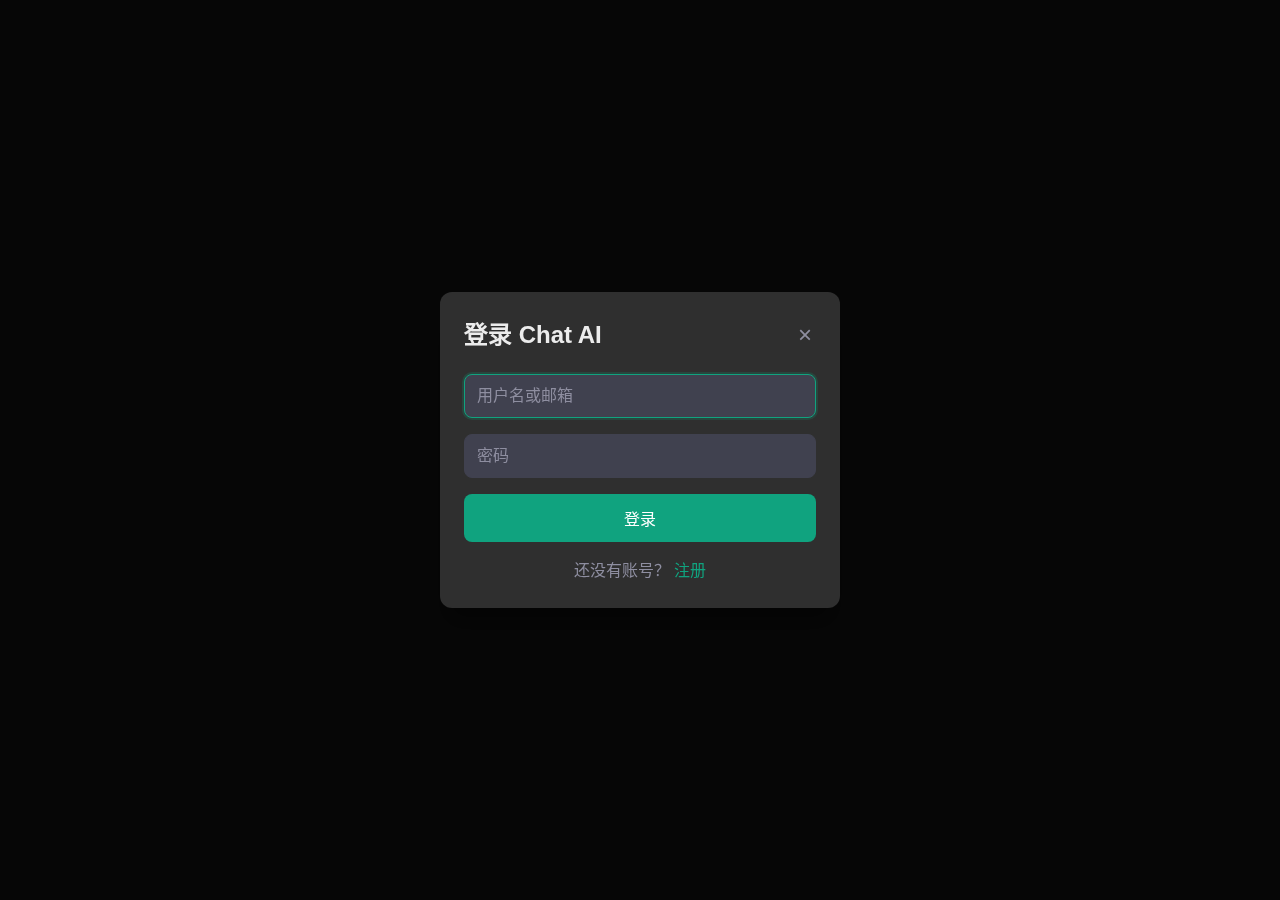
<file: frontend/index.html>
<!DOCTYPE html>
<html lang="zh-CN">
<head>
    <meta charset="UTF-8">
    <meta name="viewport" content="width=device-width, initial-scale=1.0">
    <title>Chat AI - 智能对话助手</title>
    <link rel="stylesheet" href="styles.css">
    <link rel="stylesheet" href="mobile-fix.css">
    <link href="https://cdnjs.cloudflare.com/ajax/libs/font-awesome/6.0.0/css/all.min.css" rel="stylesheet">
</head>
<body>
    <div id="app">
        <!-- 登录模态框 -->
        <div id="login-modal" class="modal hidden">
            <div class="modal-content">
                <div class="modal-header">
                    <h2>登录 Chat AI</h2>
                    <button class="close-btn" onclick="closeModal('login-modal')">&times;</button>
                </div>
                <form id="login-form" class="auth-form">
                    <div class="form-group">
                        <input type="text" id="username" placeholder="用户名或邮箱" required>
                    </div>
                    <div class="form-group">
                        <input type="password" id="password" placeholder="密码" required>
                    </div>
                    <button type="submit" class="btn btn-primary">登录</button>
                </form>
                <div class="auth-switch">
                    <span>还没有账号？</span>
                    <a href="#" onclick="switchToRegister()">注册</a>
                </div>
            </div>
        </div>

        <!-- 注册模态框 -->
        <div id="register-modal" class="modal hidden">
            <div class="modal-content">
                <div class="modal-header">
                    <h2>注册 Chat AI</h2>
                    <button class="close-btn" onclick="closeModal('register-modal')">&times;</button>
                </div>
                <form id="register-form" class="auth-form">
                    <div class="form-group">
                        <input type="text" id="reg-username" placeholder="用户名" required>
                    </div>
                    <div class="form-group">
                        <input type="email" id="reg-email" placeholder="邮箱" required>
                    </div>
                    <div class="form-group">
                        <input type="text" id="reg-fullname" placeholder="姓名（可选）">
                    </div>
                    <div class="form-group">
                        <input type="password" id="reg-password" placeholder="密码" required>
                    </div>
                    <button type="submit" class="btn btn-primary">注册</button>
                </form>
                <div class="auth-switch">
                    <span>已有账号？</span>
                    <a href="#" onclick="switchToLogin()">登录</a>
                </div>
            </div>
        </div>

        <!-- 主应用界面 -->
        <div id="main-app" class="hidden">
            <!-- 侧边栏 -->
            <div class="sidebar">
                <div class="sidebar-header">
                    <button class="new-chat-btn" onclick="createNewConversation()">
                        <i class="fas fa-plus"></i>
                        新对话
                    </button>
                </div>
                
                <div class="conversation-list" id="conversation-list">
                    <!-- 对话列表将动态填充 -->
                </div>

                <div class="sidebar-footer">
                    <div class="management-menu" id="management-menu" style="display: none;">
                        <button class="management-btn" onclick="showModelManagement()" title="模型管理">
                            <i class="fas fa-cogs"></i>
                            <span>模型管理</span>
                        </button>
                    </div>
                    
                    <div class="user-info">
                        <div class="user-avatar">
                            <i class="fas fa-user"></i>
                        </div>
                        <div class="user-details">
                            <span id="user-name">用户</span>
                            <span class="user-status">在线</span>
                        </div>
                        <button class="logout-btn" onclick="logout()" title="退出登录">
                            <i class="fas fa-sign-out-alt"></i>
                        </button>
                    </div>
                </div>
            </div>

            <!-- 主聊天区域 -->
            <div class="chat-area">
                <!-- 顶部模型选择器 -->
                <div class="chat-header">
                    <div class="model-selector-header">
                        <div class="model-dropdown" id="model-dropdown">
                            <button class="model-dropdown-btn" onclick="toggleModelDropdown()">
                                <span id="selected-model-name">ChatGPT</span>
                                <i class="fas fa-chevron-down"></i>
                            </button>
                            <div class="model-dropdown-menu" id="model-dropdown-menu">
                                <!-- 模型选项将动态填充 -->
                            </div>
                        </div>
                    </div>
                </div>

                <!-- 欢迎页面 -->
                <div id="welcome-screen" class="welcome-screen">
                    <div class="welcome-content">
                        <h1>有什么可以帮忙的？</h1>
                        <div class="suggestion-cards">
                            <div class="suggestion-card" onclick="sendSuggestion('解释量子计算的基本原理')">
                                <i class="fas fa-atom"></i>
                                <span>解释量子计算</span>
                            </div>
                            <div class="suggestion-card" onclick="sendSuggestion('写一个Python函数来计算斐波那契数列')">
                                <i class="fas fa-code"></i>
                                <span>编写代码</span>
                            </div>
                            <div class="suggestion-card" onclick="sendSuggestion('帮我制定一个学习计划')">
                                <i class="fas fa-graduation-cap"></i>
                                <span>制定计划</span>
                            </div>
                            <div class="suggestion-card" onclick="sendSuggestion('翻译这段文字：Hello, how are you?')">
                                <i class="fas fa-language"></i>
                                <span>翻译文字</span>
                            </div>
                        </div>
                    </div>
                </div>

                <!-- 聊天界面 -->
                <div id="chat-interface" class="chat-interface hidden">
                    <div class="messages-container" id="messages-container">
                        <!-- 消息将动态填充 -->
                    </div>
                </div>

                <!-- 输入区域 -->
                <div class="input-area">
                    <!-- 模式和工具选择器 -->
                    <div class="mode-tools-bar" id="mode-tools-bar">
                        <div class="mode-selector">
                            <button class="mode-btn active" data-mode="chat" onclick="selectMode('chat')" title="普通聊天">
                                <i class="fas fa-comments"></i>
                                <span>聊天</span>
                            </button>
                            <button class="mode-btn" data-mode="rag" onclick="selectMode('rag')" title="文档问答">
                                <i class="fas fa-file-alt"></i>
                                <span>文档</span>
                            </button>
                            <button class="mode-btn" data-mode="search" onclick="selectMode('search')" title="联网搜索">
                                <i class="fas fa-search"></i>
                                <span>搜索</span>
                            </button>
                            <button class="mode-btn" data-mode="deepresearch" onclick="selectMode('deepresearch')" title="深度研究">
                                <i class="fas fa-microscope"></i>
                                <span>研究</span>
                            </button>
                        </div>

                        <!-- 工具选择器 -->
                        <div class="tools-selector" id="tools-selector">
                            <button class="tool-btn" onclick="toggleToolsMenu()" title="工具">
                                <i class="fas fa-tools"></i>
                                <span>工具</span>
                            </button>
                            <div class="tools-menu" id="tools-menu">
                                <div class="tool-option">
                                    <label>
                                        <input type="checkbox" name="tool" value="search" checked>
                                        <i class="fas fa-search"></i>
                                        搜索网页
                                    </label>
                                </div>
                                <div class="tool-option">
                                    <label>
                                        <input type="checkbox" name="tool" value="analysis">
                                        <i class="fas fa-chart-line"></i>
                                        数据分析
                                    </label>
                                </div>
                                <div class="tool-option">
                                    <label>
                                        <input type="checkbox" name="tool" value="research">
                                        <i class="fas fa-microscope"></i>
                                        深入思考
                                    </label>
                                </div>
                            </div>
                        </div>

                        <!-- 文件上传区域 -->
                        <div class="file-upload-area" id="file-upload-area" style="display: none;">
                            <input type="file" id="file-input" multiple accept=".txt,.pdf,.doc,.docx,.md" style="display: none;">
                            <button class="file-upload-btn" onclick="document.getElementById('file-input').click()">
                                <i class="fas fa-paperclip"></i>
                                <span>上传文件</span>
                            </button>
                            <div class="uploaded-files" id="uploaded-files">
                                <!-- 已上传文件列表 -->
                            </div>
                        </div>
                    </div>

                    <!-- 输入框区域 -->
                    <div class="input-container">
                        <div class="input-wrapper">
                            <button class="attach-btn" onclick="toggleAttachMenu()" title="附件">
                                <i class="fas fa-plus"></i>
                            </button>
                            <div class="attach-menu" id="attach-menu">
                                <button class="attach-option" onclick="uploadFile()">
                                    <i class="fas fa-file"></i>
                                    <span>上传文件</span>
                                </button>
                                <button class="attach-option" onclick="createImage()">
                                    <i class="fas fa-image"></i>
                                    <span>创建图片</span>
                                </button>
                            </div>
                            
                            <textarea 
                                id="message-input" 
                                placeholder="询问任何问题..." 
                                rows="1"
                                maxlength="10000"
                            ></textarea>
                            
                            <button id="send-button" class="send-btn" onclick="sendMessage()" disabled>
                                <i class="fas fa-arrow-up"></i>
                            </button>
                        </div>
                        
                        <div class="input-footer">
                            <div class="input-info">
                                <span class="current-mode" id="current-mode-text">聊天模式</span>
                                <span class="separator">•</span>
                                <span class="char-count" id="char-count">0/10000</span>
                            </div>
                        </div>
                    </div>
                </div>
            </div>
        </div>

        <!-- 加载动画 -->
        <div id="loading" class="loading hidden">
            <div class="spinner"></div>
            <p>处理中...</p>
        </div>
    </div>

    <script src="script.js"></script>
</body>
</html>
</file>
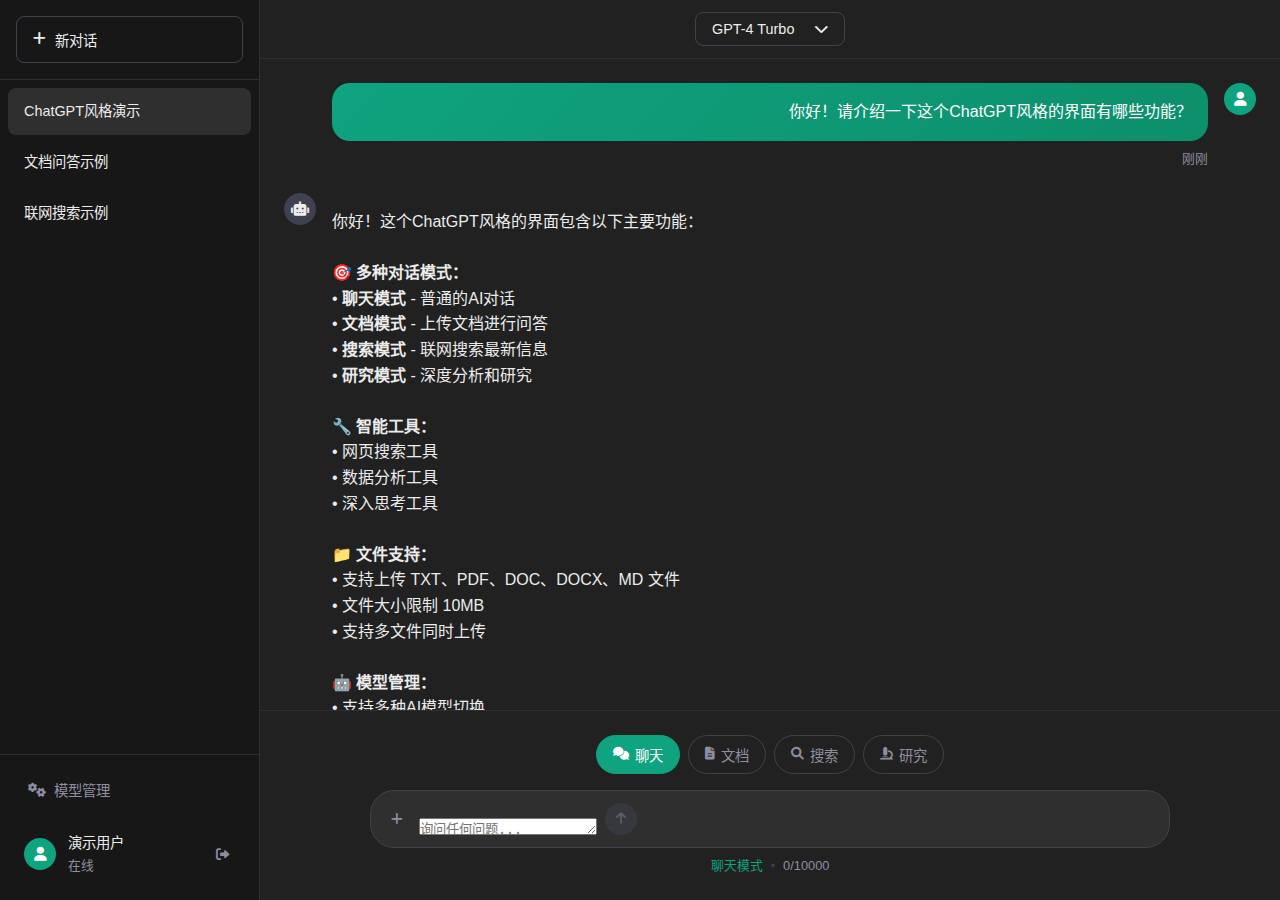
<file: frontend/demo-chatgpt.html>
<!DOCTYPE html>
<html lang="zh-CN">
<head>
    <meta charset="UTF-8">
    <meta name="viewport" content="width=device-width, initial-scale=1.0">
    <title>Chat AI - ChatGPT风格演示</title>
    <link rel="stylesheet" href="styles.css">
    <link href="https://cdnjs.cloudflare.com/ajax/libs/font-awesome/6.0.0/css/all.min.css" rel="stylesheet">
</head>
<body>
    <div id="app">
        <!-- 主应用界面 -->
        <div id="main-app">
            <!-- 侧边栏 -->
            <div class="sidebar">
                <div class="sidebar-header">
                    <button class="new-chat-btn" onclick="createNewDemo()">
                        <i class="fas fa-plus"></i>
                        新对话
                    </button>
                </div>
                
                <div class="conversation-list" id="conversation-list">
                    <div class="conversation-item active">
                        <div class="conversation-title">ChatGPT风格演示</div>
                        <div class="conversation-actions">
                            <button class="conversation-action" title="重命名">
                                <i class="fas fa-edit"></i>
                            </button>
                            <button class="conversation-action" title="删除">
                                <i class="fas fa-trash"></i>
                            </button>
                        </div>
                    </div>
                    <div class="conversation-item">
                        <div class="conversation-title">文档问答示例</div>
                        <div class="conversation-actions">
                            <button class="conversation-action" title="重命名">
                                <i class="fas fa-edit"></i>
                            </button>
                            <button class="conversation-action" title="删除">
                                <i class="fas fa-trash"></i>
                            </button>
                        </div>
                    </div>
                    <div class="conversation-item">
                        <div class="conversation-title">联网搜索示例</div>
                        <div class="conversation-actions">
                            <button class="conversation-action" title="重命名">
                                <i class="fas fa-edit"></i>
                            </button>
                            <button class="conversation-action" title="删除">
                                <i class="fas fa-trash"></i>
                            </button>
                        </div>
                    </div>
                </div>

                <div class="sidebar-footer">
                    <div class="management-menu">
                        <button class="management-btn" onclick="showDemoModelManagement()" title="模型管理">
                            <i class="fas fa-cogs"></i>
                            <span>模型管理</span>
                        </button>
                    </div>
                    
                    <div class="user-info">
                        <div class="user-avatar">
                            <i class="fas fa-user"></i>
                        </div>
                        <div class="user-details">
                            <span>演示用户</span>
                            <span class="user-status">在线</span>
                        </div>
                        <button class="logout-btn" title="退出登录">
                            <i class="fas fa-sign-out-alt"></i>
                        </button>
                    </div>
                </div>
            </div>

            <!-- 主聊天区域 -->
            <div class="chat-area">
                <!-- 顶部模型选择器 -->
                <div class="chat-header">
                    <div class="model-selector-header">
                        <div class="model-dropdown" id="demo-model-dropdown">
                            <button class="model-dropdown-btn" onclick="toggleDemoModelDropdown()">
                                <span id="demo-selected-model-name">GPT-4 Turbo</span>
                                <i class="fas fa-chevron-down"></i>
                            </button>
                            <div class="model-dropdown-menu" id="demo-model-dropdown-menu">
                                <div class="model-option selected" data-model-id="gpt-4-turbo" onclick="selectDemoModel('gpt-4-turbo', 'GPT-4 Turbo')">
                                    <div class="model-option-header">
                                        <div class="model-option-name">GPT-4 Turbo</div>
                                        <div class="model-option-badge">可用</div>
                                    </div>
                                    <div class="model-option-description">OpenAI • 聊天, RAG, 智能体</div>
                                </div>
                                <div class="model-option" data-model-id="gpt-3.5-turbo" onclick="selectDemoModel('gpt-3.5-turbo', 'GPT-3.5 Turbo')">
                                    <div class="model-option-header">
                                        <div class="model-option-name">GPT-3.5 Turbo</div>
                                        <div class="model-option-badge">可用</div>
                                    </div>
                                    <div class="model-option-description">OpenAI • 聊天, RAG</div>
                                </div>
                                <div class="model-option" data-model-id="deepseek-chat" onclick="selectDemoModel('deepseek-chat', 'DeepSeek Chat')">
                                    <div class="model-option-header">
                                        <div class="model-option-name">DeepSeek Chat</div>
                                        <div class="model-option-badge">可用</div>
                                    </div>
                                    <div class="model-option-description">DeepSeek • 聊天, 智能体</div>
                                </div>
                                <div class="model-option" data-model-id="gemini-pro" onclick="selectDemoModel('gemini-pro', 'Gemini Pro')">
                                    <div class="model-option-header">
                                        <div class="model-option-name">Gemini Pro</div>
                                        <div class="model-option-badge">可用</div>
                                    </div>
                                    <div class="model-option-description">Google • 聊天, 多模态</div>
                                </div>
                                <div class="model-option" data-model-id="gemini-pro-vision" onclick="selectDemoModel('gemini-pro-vision', 'Gemini Pro Vision')">
                                    <div class="model-option-header">
                                        <div class="model-option-name">Gemini Pro Vision</div>
                                        <div class="model-option-badge">可用</div>
                                    </div>
                                    <div class="model-option-description">Google • 聊天, 视觉, 多模态</div>
                                </div>
                            </div>
                        </div>
                    </div>
                </div>

                <!-- 聊天界面 -->
                <div id="chat-interface" class="chat-interface">
                    <div class="messages-container" id="demo-messages-container">
                        <!-- 示例消息 -->
                        <div class="message user">
                            <div class="message-avatar">
                                <i class="fas fa-user"></i>
                            </div>
                            <div class="message-content">
                                <div class="message-bubble">
                                    你好！请介绍一下这个ChatGPT风格的界面有哪些功能？
                                </div>
                                <div class="message-time">刚刚</div>
                            </div>
                        </div>

                        <div class="message assistant">
                            <div class="message-avatar">
                                <i class="fas fa-robot"></i>
                            </div>
                            <div class="message-content">
                                <div class="message-bubble">
                                    <div class="message-text">你好！这个ChatGPT风格的界面包含以下主要功能：

<strong>🎯 多种对话模式：</strong>
• <strong>聊天模式</strong> - 普通的AI对话
• <strong>文档模式</strong> - 上传文档进行问答
• <strong>搜索模式</strong> - 联网搜索最新信息
• <strong>研究模式</strong> - 深度分析和研究

<strong>🔧 智能工具：</strong>
• 网页搜索工具
• 数据分析工具
• 深入思考工具

<strong>📁 文件支持：</strong>
• 支持上传 TXT、PDF、DOC、DOCX、MD 文件
• 文件大小限制 10MB
• 支持多文件同时上传

<strong>🤖 模型管理：</strong>
• 支持多种AI模型切换
• 实时显示模型状态和能力
• 管理员可以添加和配置模型

<strong>💬 用户体验：</strong>
• 流式响应显示
• 实时字符计数
• 响应式设计
• 深色主题界面

你可以尝试切换不同的模式来体验各种功能！</div>
                                </div>
                                <div class="message-time">刚刚</div>
                            </div>
                        </div>
                    </div>
                </div>

                <!-- 输入区域 -->
                <div class="input-area">
                    <!-- 模式和工具选择器 -->
                    <div class="mode-tools-bar" id="demo-mode-tools-bar">
                        <div class="mode-selector">
                            <button class="mode-btn active" data-mode="chat" onclick="selectDemoMode('chat')" title="普通聊天">
                                <i class="fas fa-comments"></i>
                                <span>聊天</span>
                            </button>
                            <button class="mode-btn" data-mode="rag" onclick="selectDemoMode('rag')" title="文档问答">
                                <i class="fas fa-file-alt"></i>
                                <span>文档</span>
                            </button>
                            <button class="mode-btn" data-mode="search" onclick="selectDemoMode('search')" title="联网搜索">
                                <i class="fas fa-search"></i>
                                <span>搜索</span>
                            </button>
                            <button class="mode-btn" data-mode="deepresearch" onclick="selectDemoMode('deepresearch')" title="深度研究">
                                <i class="fas fa-microscope"></i>
                                <span>研究</span>
                            </button>
                        </div>

                        <!-- 工具选择器 -->
                        <div class="tools-selector" id="demo-tools-selector" style="display: none;">
                            <button class="tool-btn" onclick="toggleDemoToolsMenu()" title="工具">
                                <i class="fas fa-tools"></i>
                                <span>工具</span>
                            </button>
                            <div class="tools-menu" id="demo-tools-menu">
                                <div class="tool-option">
                                    <label>
                                        <input type="checkbox" name="demo-tool" value="search" checked>
                                        <i class="fas fa-search"></i>
                                        搜索网页
                                    </label>
                                </div>
                                <div class="tool-option">
                                    <label>
                                        <input type="checkbox" name="demo-tool" value="analysis">
                                        <i class="fas fa-chart-line"></i>
                                        数据分析
                                    </label>
                                </div>
                                <div class="tool-option">
                                    <label>
                                        <input type="checkbox" name="demo-tool" value="research">
                                        <i class="fas fa-microscope"></i>
                                        深入思考
                                    </label>
                                </div>
                            </div>
                        </div>

                        <!-- 文件上传区域 -->
                        <div class="file-upload-area" id="demo-file-upload-area" style="display: none;">
                            <input type="file" id="demo-file-input" multiple accept=".txt,.pdf,.doc,.docx,.md" style="display: none;">
                            <button class="file-upload-btn" onclick="document.getElementById('demo-file-input').click()">
                                <i class="fas fa-paperclip"></i>
                                <span>上传文件</span>
                            </button>
                            <div class="uploaded-files" id="demo-uploaded-files">
                                <!-- 示例已上传文件 -->
                            </div>
                        </div>
                    </div>

                    <!-- 输入框区域 -->
                    <div class="input-container">
                        <div class="input-wrapper">
                            <button class="attach-btn" onclick="toggleDemoAttachMenu()" title="附件">
                                <i class="fas fa-plus"></i>
                            </button>
                            <div class="attach-menu" id="demo-attach-menu">
                                <button class="attach-option" onclick="demoUploadFile()">
                                    <i class="fas fa-file"></i>
                                    <span>上传文件</span>
                                </button>
                                <button class="attach-option" onclick="demoCreateImage()">
                                    <i class="fas fa-image"></i>
                                    <span>创建图片</span>
                                </button>
                            </div>
                            
                            <textarea 
                                id="demo-message-input" 
                                placeholder="询问任何问题..." 
                                rows="1"
                                maxlength="10000"
                                oninput="handleDemoInputChange()"
                                onkeypress="handleDemoKeyPress(event)"
                            ></textarea>
                            
                            <button id="demo-send-button" class="send-btn" onclick="sendDemoMessage()" disabled>
                                <i class="fas fa-arrow-up"></i>
                            </button>
                        </div>
                        
                        <div class="input-footer">
                            <div class="input-info">
                                <span class="current-mode" id="demo-current-mode-text">聊天模式</span>
                                <span class="separator">•</span>
                                <span class="char-count" id="demo-char-count">0/10000</span>
                            </div>
                        </div>
                    </div>
                </div>
            </div>
        </div>
    </div>

    <script>
        // 演示页面的JavaScript功能
        let demoCurrentMode = 'chat';
        let demoIsLoading = false;

        // 模式选择
        function selectDemoMode(mode) {
            demoCurrentMode = mode;
            
            // 更新按钮状态
            document.querySelectorAll('.mode-btn').forEach(btn => {
                btn.classList.remove('active');
            });
            document.querySelector(`[data-mode="${mode}"]`).classList.add('active');
            
            // 更新模式文本
            const modeTexts = {
                'chat': '聊天模式',
                'rag': '文档问答',
                'search': '联网搜索',
                'deepresearch': '深度研究'
            };
            document.getElementById('demo-current-mode-text').textContent = modeTexts[mode] || '聊天模式';
            
            // 显示/隐藏文件上传区域
            const fileUploadArea = document.getElementById('demo-file-upload-area');
            if (mode === 'rag') {
                fileUploadArea.style.display = 'flex';
                // 显示示例文件
                showDemoFiles();
            } else {
                fileUploadArea.style.display = 'none';
            }
            
            // 更新工具选择器可见性
            const toolsSelector = document.getElementById('demo-tools-selector');
            if (mode === 'search' || mode === 'deepresearch') {
                toolsSelector.style.display = 'flex';
            } else {
                toolsSelector.style.display = 'none';
            }
        }

        // 显示示例文件
        function showDemoFiles() {
            const uploadedFiles = document.getElementById('demo-uploaded-files');
            uploadedFiles.innerHTML = `
                <div class="uploaded-file">
                    <i class="fas fa-file-pdf"></i>
                    <span>技术文档.pdf</span>
                    <button class="remove-file" onclick="this.parentElement.remove()" title="移除文件">
                        <i class="fas fa-times"></i>
                    </button>
                </div>
                <div class="uploaded-file">
                    <i class="fas fa-file-alt"></i>
                    <span>说明书.txt</span>
                    <button class="remove-file" onclick="this.parentElement.remove()" title="移除文件">
                        <i class="fas fa-times"></i>
                    </button>
                </div>
            `;
        }

        // 模型下拉菜单
        function toggleDemoModelDropdown() {
            const menu = document.getElementById('demo-model-dropdown-menu');
            menu.classList.toggle('show');
        }

        function selectDemoModel(modelId, modelName) {
            document.getElementById('demo-selected-model-name').textContent = modelName;
            
            // 更新选中状态
            document.querySelectorAll('.model-option').forEach(option => {
                option.classList.remove('selected');
            });
            document.querySelector(`[data-model-id="${modelId}"]`).classList.add('selected');
            
            document.getElementById('demo-model-dropdown-menu').classList.remove('show');
        }

        // 工具菜单
        function toggleDemoToolsMenu() {
            const menu = document.getElementById('demo-tools-menu');
            menu.classList.toggle('show');
        }

        // 附件菜单
        function toggleDemoAttachMenu() {
            const menu = document.getElementById('demo-attach-menu');
            menu.classList.toggle('show');
        }

        function demoUploadFile() {
            document.getElementById('demo-file-input').click();
            document.getElementById('demo-attach-menu').classList.remove('show');
        }

        function demoCreateImage() {
            alert('图片创建功能即将推出');
            document.getElementById('demo-attach-menu').classList.remove('show');
        }

        // 输入处理
        function handleDemoInputChange() {
            const input = document.getElementById('demo-message-input');
            const charCount = document.getElementById('demo-char-count');
            const sendButton = document.getElementById('demo-send-button');
            
            charCount.textContent = `${input.value.length}/10000`;
            sendButton.disabled = input.value.trim().length === 0 || demoIsLoading;
            
            // 自动调整高度
            input.style.height = 'auto';
            input.style.height = Math.min(input.scrollHeight, 200) + 'px';
        }

        function handleDemoKeyPress(event) {
            if (event.key === 'Enter' && !event.shiftKey) {
                event.preventDefault();
                sendDemoMessage();
            }
        }

        // 发送演示消息
        function sendDemoMessage() {
            const input = document.getElementById('demo-message-input');
            const content = input.value.trim();
            
            if (!content || demoIsLoading) return;
            
            // 添加用户消息
            addDemoMessage('user', content);
            
            // 清空输入框
            input.value = '';
            handleDemoInputChange();
            
            // 显示打字指示器
            showDemoTypingIndicator();
            
            demoIsLoading = true;
            document.getElementById('demo-send-button').disabled = true;
            
            // 模拟AI回复
            setTimeout(() => {
                hideDemoTypingIndicator();
                
                let response = getDemoResponse(content);
                addDemoMessage('assistant', response);
                
                demoIsLoading = false;
                document.getElementById('demo-send-button').disabled = false;
            }, 2000);
        }

        // 添加演示消息
        function addDemoMessage(role, content) {
            const container = document.getElementById('demo-messages-container');
            const messageEl = document.createElement('div');
            messageEl.className = `message ${role}`;
            
            messageEl.innerHTML = `
                <div class="message-avatar">
                    <i class="fas fa-${role === 'user' ? 'user' : 'robot'}"></i>
                </div>
                <div class="message-content">
                    <div class="message-bubble">
                        <div class="message-text">${formatDemoContent(content)}</div>
                    </div>
                    <div class="message-time">刚刚</div>
                </div>
            `;
            
            container.appendChild(messageEl);
            container.scrollTop = container.scrollHeight;
        }

        // 显示打字指示器
        function showDemoTypingIndicator() {
            const container = document.getElementById('demo-messages-container');
            const indicator = document.createElement('div');
            indicator.className = 'message assistant typing-message';
            indicator.innerHTML = `
                <div class="message-avatar">
                    <i class="fas fa-robot"></i>
                </div>
                <div class="message-content">
                    <div class="typing-indicator">
                        <div class="typing-dots">
                            <div class="typing-dot"></div>
                            <div class="typing-dot"></div>
                            <div class="typing-dot"></div>
                        </div>
                    </div>
                </div>
            `;
            
            container.appendChild(indicator);
            container.scrollTop = container.scrollHeight;
        }

        function hideDemoTypingIndicator() {
            const indicator = document.querySelector('.typing-message');
            if (indicator) {
                indicator.remove();
            }
        }

        // 获取演示回复
        function getDemoResponse(userMessage) {
            const responses = {
                'chat': `这是一个聊天模式的演示回复。你刚才说："${userMessage}"。在实际使用中，这里会显示AI模型的真实回复。`,
                'rag': `基于上传的文档，我找到了相关信息来回答你的问题："${userMessage}"。这是文档问答模式的演示回复。`,
                'search': `我已经搜索了关于"${userMessage}"的最新信息。这是联网搜索模式的演示回复，实际使用时会提供最新的网络搜索结果。`,
                'deepresearch': `我正在对"${userMessage}"进行深度研究分析。这是深度研究模式的演示回复，实际使用时会提供详细的分析和见解。`
            };
            
            return responses[demoCurrentMode] || responses['chat'];
        }

        // 格式化内容
        function formatDemoContent(content) {
            return content
                .replace(/\*\*(.*?)\*\*/g, '<strong>$1</strong>')
                .replace(/\*(.*?)\*/g, '<em>$1</em>')
                .replace(/\n/g, '<br>');
        }

        // 创建新演示对话
        function createNewDemo() {
            alert('这是演示页面，新对话功能在实际应用中可用');
        }

        // 显示演示模型管理
        function showDemoModelManagement() {
            alert('模型管理功能在实际应用中可用，管理员可以添加和配置AI模型');
        }

        // 点击外部关闭菜单
        document.addEventListener('click', function(e) {
            if (!e.target.closest('#demo-model-dropdown')) {
                document.getElementById('demo-model-dropdown-menu').classList.remove('show');
            }
            if (!e.target.closest('#demo-tools-selector')) {
                document.getElementById('demo-tools-menu').classList.remove('show');
            }
            if (!e.target.closest('.attach-btn')) {
                document.getElementById('demo-attach-menu').classList.remove('show');
            }
        });

        // 页面加载完成后的初始化
        document.addEventListener('DOMContentLoaded', function() {
            console.log('ChatGPT风格演示页面已加载');
        });
    </script>
</body>
</html>
</file>
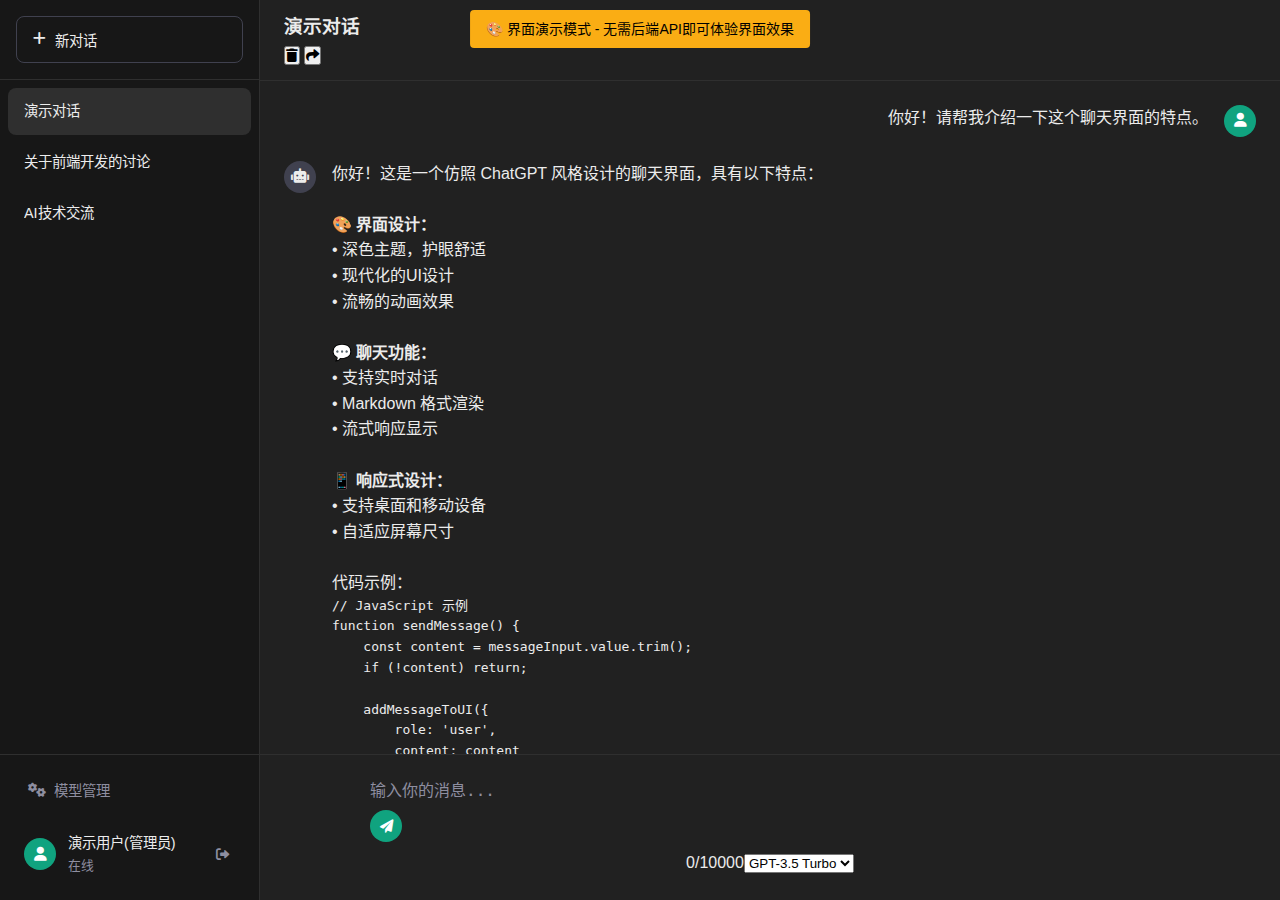
<file: frontend/demo.html>
<!DOCTYPE html>
<html lang="zh-CN">
<head>
    <meta charset="UTF-8">
    <meta name="viewport" content="width=device-width, initial-scale=1.0">
    <title>Chat AI Demo - 界面演示</title>
    <link rel="stylesheet" href="styles.css">
    <link href="https://cdnjs.cloudflare.com/ajax/libs/font-awesome/6.0.0/css/all.min.css" rel="stylesheet">
    <style>
        .demo-notice {
            position: fixed;
            top: 10px;
            left: 50%;
            transform: translateX(-50%);
            background-color: #faad14;
            color: #000;
            padding: 8px 16px;
            border-radius: 4px;
            font-size: 14px;
            z-index: 1002;
        }
    </style>
</head>
<body>
    <div class="demo-notice">
        🎨 界面演示模式 - 无需后端API即可体验界面效果
    </div>

    <div id="app">
        <!-- 主应用界面 -->
        <div id="main-app">
            <!-- 侧边栏 -->
            <div class="sidebar">
                <div class="sidebar-header">
                    <button class="new-chat-btn" onclick="createNewConversation()">
                        <i class="fas fa-plus"></i>
                        新对话
                    </button>
                </div>
                
                <div class="conversation-list" id="conversation-list">
                    <div class="conversation-item active">
                        <span class="conversation-title">演示对话</span>
                        <div class="conversation-actions">
                            <button class="conversation-action" title="重命名">
                                <i class="fas fa-edit"></i>
                            </button>
                            <button class="conversation-action" title="删除">
                                <i class="fas fa-trash"></i>
                            </button>
                        </div>
                    </div>
                    <div class="conversation-item">
                        <span class="conversation-title">关于前端开发的讨论</span>
                        <div class="conversation-actions">
                            <button class="conversation-action" title="重命名">
                                <i class="fas fa-edit"></i>
                            </button>
                            <button class="conversation-action" title="删除">
                                <i class="fas fa-trash"></i>
                            </button>
                        </div>
                    </div>
                    <div class="conversation-item">
                        <span class="conversation-title">AI技术交流</span>
                        <div class="conversation-actions">
                            <button class="conversation-action" title="重命名">
                                <i class="fas fa-edit"></i>
                            </button>
                            <button class="conversation-action" title="删除">
                                <i class="fas fa-trash"></i>
                            </button>
                        </div>
                    </div>
                </div>

                <div class="sidebar-footer">
                    <div class="management-menu">
                        <button class="management-btn" onclick="showDemoModelManagement()" title="模型管理">
                            <i class="fas fa-cogs"></i>
                            <span>模型管理</span>
                        </button>
                    </div>
                    
                    <div class="user-info">
                        <div class="user-avatar">
                            <i class="fas fa-user"></i>
                        </div>
                        <div class="user-details">
                            <span>演示用户(管理员)</span>
                            <span class="user-status">在线</span>
                        </div>
                        <button class="logout-btn" title="退出登录">
                            <i class="fas fa-sign-out-alt"></i>
                        </button>
                    </div>
                </div>
            </div>

            <!-- 主聊天区域 -->
            <div class="chat-area">
                <!-- 聊天界面 -->
                <div id="chat-interface" class="chat-interface">
                    <div class="chat-header">
                        <h3 id="conversation-title">演示对话</h3>
                        <div class="chat-actions">
                            <button class="action-btn" title="清空对话">
                                <i class="fas fa-trash"></i>
                            </button>
                            <button class="action-btn" title="分享对话">
                                <i class="fas fa-share"></i>
                            </button>
                        </div>
                    </div>

                    <div class="messages-container" id="messages-container">
                        <!-- 示例消息 -->
                        <div class="message user">
                            <div class="message-avatar">
                                <i class="fas fa-user"></i>
                            </div>
                            <div class="message-content">
                                <p>你好！请帮我介绍一下这个聊天界面的特点。</p>
                            </div>
                        </div>

                        <div class="message assistant">
                            <div class="message-avatar">
                                <i class="fas fa-robot"></i>
                            </div>
                            <div class="message-content">
                                <p>你好！这是一个仿照 ChatGPT 风格设计的聊天界面，具有以下特点：</p>
                                <br>
                                <p><strong>🎨 界面设计：</strong></p>
                                <p>• 深色主题，护眼舒适</p>
                                <p>• 现代化的UI设计</p>
                                <p>• 流畅的动画效果</p>
                                <br>
                                <p><strong>💬 聊天功能：</strong></p>
                                <p>• 支持实时对话</p>
                                <p>• Markdown 格式渲染</p>
                                <p>• 流式响应显示</p>
                                <br>
                                <p><strong>📱 响应式设计：</strong></p>
                                <p>• 支持桌面和移动设备</p>
                                <p>• 自适应屏幕尺寸</p>
                                <br>
                                <p>代码示例：</p>
                                <pre><code>// JavaScript 示例
function sendMessage() {
    const content = messageInput.value.trim();
    if (!content) return;
    
    addMessageToUI({
        role: 'user',
        content: content
    });
}</code></pre>
                            </div>
                        </div>

                        <div class="message user">
                            <div class="message-avatar">
                                <i class="fas fa-user"></i>
                            </div>
                            <div class="message-content">
                                <p>支持哪些技术栈？</p>
                            </div>
                        </div>

                        <div class="message assistant">
                            <div class="message-avatar">
                                <i class="fas fa-robot"></i>
                            </div>
                            <div class="message-content">
                                <p>这个前端项目使用了以下技术栈：</p>
                                <br>
                                <p><strong>前端技术：</strong></p>
                                <p>• <code>HTML5</code> - 语义化标记</p>
                                <p>• <code>CSS3</code> - 现代样式和动画</p>
                                <p>• <code>Vanilla JavaScript</code> - 原生JS实现</p>
                                <p>• <code>Font Awesome</code> - 图标库</p>
                                <br>
                                <p><strong>后端对接：</strong></p>
                                <p>• RESTful API</p>
                                <p>• Server-Sent Events (流式响应)</p>
                                <p>• JWT 身份验证</p>
                                <br>
                                <p>这是一个纯前端实现，无需复杂的构建工具，直接在浏览器中运行！✨</p>
                            </div>
                        </div>
                    </div>

                    <div class="input-area">
                        <div class="input-container">
                            <textarea 
                                id="message-input" 
                                placeholder="输入你的消息..." 
                                rows="1"
                                maxlength="10000"
                            ></textarea>
                            <button id="send-button" class="send-btn" onclick="sendDemoMessage()">
                                <i class="fas fa-paper-plane"></i>
                            </button>
                        </div>
                        <div class="input-footer">
                            <span class="char-count">0/10000</span>
                            <div class="model-selector">
                                <select id="model-select">
                                    <option value="gpt-3.5-turbo">GPT-3.5 Turbo</option>
                                    <option value="gpt-4">GPT-4</option>
                                </select>
                            </div>
                        </div>
                    </div>
                </div>
            </div>
        </div>
    </div>

    <script>
        // 演示模式脚本
        const messageInput = document.getElementById('message-input');
        const charCount = document.querySelector('.char-count');
        const messagesContainer = document.getElementById('messages-container');

        // 更新字符计数
        messageInput.addEventListener('input', function() {
            const count = this.value.length;
            charCount.textContent = `${count}/10000`;
            
            // 自动调整高度
            this.style.height = 'auto';
            this.style.height = Math.min(this.scrollHeight, 120) + 'px';
        });

        // 发送演示消息
        function sendDemoMessage() {
            const content = messageInput.value.trim();
            if (!content) return;

            // 添加用户消息
            addMessageToUI({
                role: 'user',
                content: content
            });

            messageInput.value = '';
            charCount.textContent = '0/10000';
            messageInput.style.height = 'auto';

            // 模拟AI回复
            setTimeout(() => {
                addMessageToUI({
                    role: 'assistant',
                    content: `这是一个演示回复。你输入了："${content}"。在实际应用中，这里会显示AI的真实回复。这个界面完全仿照ChatGPT设计，具有现代化的外观和流畅的交互体验。`
                });
            }, 1000);
        }

        // 添加消息到UI
        function addMessageToUI(message) {
            const messageEl = document.createElement('div');
            messageEl.className = `message ${message.role}`;
            
            const avatar = document.createElement('div');
            avatar.className = 'message-avatar';
            avatar.innerHTML = message.role === 'user' ? 
                '<i class="fas fa-user"></i>' : 
                '<i class="fas fa-robot"></i>';
            
            const content = document.createElement('div');
            content.className = 'message-content';
            content.innerHTML = `<p>${message.content}</p>`;
            
            messageEl.appendChild(avatar);
            messageEl.appendChild(content);
            
            messagesContainer.appendChild(messageEl);
            
            // 滚动到底部
            setTimeout(() => {
                messagesContainer.scrollTop = messagesContainer.scrollHeight;
            }, 100);
        }

        // 创建新对话（演示）
        function createNewConversation() {
            messagesContainer.innerHTML = '';
            document.getElementById('conversation-title').textContent = '新对话';
            
            // 移除活跃状态
            document.querySelectorAll('.conversation-item').forEach(item => {
                item.classList.remove('active');
            });
        }

        // Enter 键发送
        messageInput.addEventListener('keypress', function(e) {
            if (e.key === 'Enter' && !e.shiftKey) {
                e.preventDefault();
                sendDemoMessage();
            }
        });

        // 对话项点击
        document.querySelectorAll('.conversation-item').forEach(item => {
            item.addEventListener('click', function() {
                document.querySelectorAll('.conversation-item').forEach(i => i.classList.remove('active'));
                this.classList.add('active');
                document.getElementById('conversation-title').textContent = 
                    this.querySelector('.conversation-title').textContent;
            });
        });

        // 演示模型管理功能
        function showDemoModelManagement() {
            // 隐藏聊天界面
            document.getElementById('chat-interface').classList.add('hidden');
            
            // 创建或显示模型管理界面
            let modelManagementEl = document.getElementById('demo-model-management');
            
            if (!modelManagementEl) {
                modelManagementEl = document.createElement('div');
                modelManagementEl.id = 'demo-model-management';
                modelManagementEl.className = 'model-management';
                
                modelManagementEl.innerHTML = `
                    <div class="management-header">
                        <h2>模型管理</h2>
                        <div class="management-actions">
                            <button class="btn btn-primary" onclick="alert('这是演示模式，实际部署后可以添加新模型')">
                                <i class="fas fa-plus"></i>
                                添加模型
                            </button>
                            <button class="btn btn-secondary" onclick="alert('模型列表已刷新（演示）')">
                                <i class="fas fa-refresh"></i>
                                刷新
                            </button>
                            <button class="btn btn-secondary" onclick="backToChat()">
                                <i class="fas fa-arrow-left"></i>
                                返回聊天
                            </button>
                        </div>
                    </div>
                    
                    <div class="models-grid">
                        <div class="model-card">
                            <div class="model-card-header">
                                <h3>GPT-4 Turbo</h3>
                                <div class="model-status active">启用</div>
                            </div>
                            <div class="model-card-body">
                                <p><strong>模型ID:</strong> gpt-4-turbo</p>
                                <p><strong>提供商:</strong> OpenAI</p>
                                <p><strong>能力:</strong> chat, vision</p>
                                <p><strong>描述:</strong> 最新的GPT-4模型，支持图像理解</p>
                            </div>
                            <div class="model-card-actions">
                                <button class="btn btn-secondary" onclick="alert('编辑功能（演示）')">
                                    <i class="fas fa-edit"></i>
                                    编辑
                                </button>
                                <button class="btn btn-secondary" onclick="showDemoModelDetails('gpt-4-turbo')">
                                    <i class="fas fa-eye"></i>
                                    详情
                                </button>
                            </div>
                        </div>
                        
                        <div class="model-card">
                            <div class="model-card-header">
                                <h3>GPT-3.5 Turbo</h3>
                                <div class="model-status active">启用</div>
                            </div>
                            <div class="model-card-body">
                                <p><strong>模型ID:</strong> gpt-3.5-turbo</p>
                                <p><strong>提供商:</strong> OpenAI</p>
                                <p><strong>能力:</strong> chat</p>
                                <p><strong>描述:</strong> 快速且经济的聊天模型</p>
                            </div>
                            <div class="model-card-actions">
                                <button class="btn btn-secondary" onclick="alert('编辑功能（演示）')">
                                    <i class="fas fa-edit"></i>
                                    编辑
                                </button>
                                <button class="btn btn-secondary" onclick="showDemoModelDetails('gpt-3.5-turbo')">
                                    <i class="fas fa-eye"></i>
                                    详情
                                </button>
                            </div>
                        </div>
                        
                        <div class="model-card">
                            <div class="model-card-header">
                                <h3>Claude-3 Sonnet</h3>
                                <div class="model-status inactive">禁用</div>
                            </div>
                            <div class="model-card-body">
                                <p><strong>模型ID:</strong> claude-3-sonnet</p>
                                <p><strong>提供商:</strong> Anthropic</p>
                                <p><strong>能力:</strong> chat, vision</p>
                                <p><strong>描述:</strong> Anthropic的Claude-3模型</p>
                            </div>
                            <div class="model-card-actions">
                                <button class="btn btn-secondary" onclick="alert('编辑功能（演示）')">
                                    <i class="fas fa-edit"></i>
                                    编辑
                                </button>
                                <button class="btn btn-secondary" onclick="showDemoModelDetails('claude-3-sonnet')">
                                    <i class="fas fa-eye"></i>
                                    详情
                                </button>
                            </div>
                        </div>
                        
                        <div class="model-card">
                            <div class="model-card-header">
                                <h3>Gemini Pro</h3>
                                <div class="model-status active">启用</div>
                            </div>
                            <div class="model-card-body">
                                <p><strong>模型ID:</strong> gemini-pro</p>
                                <p><strong>提供商:</strong> Google</p>
                                <p><strong>能力:</strong> chat</p>
                                <p><strong>描述:</strong> Google的高性能对话模型</p>
                            </div>
                            <div class="model-card-actions">
                                <button class="btn btn-secondary" onclick="alert('编辑功能（演示）')">
                                    <i class="fas fa-edit"></i>
                                    编辑
                                </button>
                                <button class="btn btn-secondary" onclick="showDemoModelDetails('gemini-pro')">
                                    <i class="fas fa-eye"></i>
                                    详情
                                </button>
                            </div>
                        </div>
                        
                        <div class="model-card">
                            <div class="model-card-header">
                                <h3>Gemini Pro Vision</h3>
                                <div class="model-status active">启用</div>
                            </div>
                            <div class="model-card-body">
                                <p><strong>模型ID:</strong> gemini-pro-vision</p>
                                <p><strong>提供商:</strong> Google</p>
                                <p><strong>能力:</strong> chat, vision</p>
                                <p><strong>描述:</strong> Google的多模态模型，支持图像理解</p>
                            </div>
                            <div class="model-card-actions">
                                <button class="btn btn-secondary" onclick="alert('编辑功能（演示）')">
                                    <i class="fas fa-edit"></i>
                                    编辑
                                </button>
                                <button class="btn btn-secondary" onclick="showDemoModelDetails('gemini-pro-vision')">
                                    <i class="fas fa-eye"></i>
                                    详情
                                </button>
                            </div>
                        </div>
                    </div>
                `;
                
                document.querySelector('.chat-area').appendChild(modelManagementEl);
            }
            
            modelManagementEl.classList.remove('hidden');
        }

        function backToChat() {
            document.getElementById('demo-model-management').classList.add('hidden');
            document.getElementById('chat-interface').classList.remove('hidden');
        }

        function showDemoModelDetails(modelId) {
            const modelDetails = {
                'gpt-4-turbo': {
                    model_id: 'gpt-4-turbo',
                    name: 'GPT-4 Turbo',
                    provider_name: 'OpenAI',
                    model_type: 'chat',
                    capabilities: ['chat', 'vision'],
                    is_active: true,
                    description: '最新的GPT-4模型，支持图像理解',
                    created_at: '2024-01-15T10:30:00Z',
                    updated_at: '2024-01-20T15:45:00Z'
                },
                'gpt-3.5-turbo': {
                    model_id: 'gpt-3.5-turbo',
                    name: 'GPT-3.5 Turbo',
                    provider_name: 'OpenAI',
                    model_type: 'chat',
                    capabilities: ['chat'],
                    is_active: true,
                    description: '快速且经济的聊天模型',
                    created_at: '2023-11-01T09:00:00Z',
                    updated_at: '2024-01-10T14:20:00Z'
                },
                'claude-3-sonnet': {
                    model_id: 'claude-3-sonnet',
                    name: 'Claude-3 Sonnet',
                    provider_name: 'Anthropic',
                    model_type: 'chat',
                    capabilities: ['chat', 'vision'],
                    is_active: false,
                    description: 'Anthropic的Claude-3模型',
                    created_at: '2024-03-01T11:15:00Z',
                    updated_at: '2024-03-05T16:30:00Z'
                },
                'gemini-pro': {
                    model_id: 'gemini-pro',
                    name: 'Gemini Pro',
                    provider_name: 'Google',
                    model_type: 'chat',
                    capabilities: ['chat'],
                    is_active: true,
                    description: 'Google的高性能对话模型',
                    created_at: '2024-02-01T10:00:00Z',
                    updated_at: '2024-02-15T14:30:00Z'
                },
                'gemini-pro-vision': {
                    model_id: 'gemini-pro-vision',
                    name: 'Gemini Pro Vision',
                    provider_name: 'Google',
                    model_type: 'chat',
                    capabilities: ['chat', 'vision'],
                    is_active: true,
                    description: 'Google的多模态模型，支持图像理解',
                    created_at: '2024-02-10T12:00:00Z',
                    updated_at: '2024-02-20T16:45:00Z'
                }
            };

            const model = modelDetails[modelId];
            if (!model) return;

            const modal = document.createElement('div');
            modal.className = 'modal';
            modal.innerHTML = `
                <div class="modal-content" style="max-width: 500px;">
                    <div class="modal-header">
                        <h2>模型详情</h2>
                        <button class="close-btn" onclick="this.closest('.modal').remove()">&times;</button>
                    </div>
                    
                    <div class="model-details">
                        <div class="detail-item">
                            <strong>模型ID:</strong> ${model.model_id}
                        </div>
                        <div class="detail-item">
                            <strong>名称:</strong> ${model.name}
                        </div>
                        <div class="detail-item">
                            <strong>提供商:</strong> ${model.provider_name}
                        </div>
                        <div class="detail-item">
                            <strong>类型:</strong> ${model.model_type}
                        </div>
                        <div class="detail-item">
                            <strong>能力:</strong> ${model.capabilities.join(', ')}
                        </div>
                        <div class="detail-item">
                            <strong>状态:</strong> 
                            <span class="model-status ${model.is_active ? 'active' : 'inactive'}">
                                ${model.is_active ? '启用' : '禁用'}
                            </span>
                        </div>
                        <div class="detail-item">
                            <strong>描述:</strong> ${model.description}
                        </div>
                        <div class="detail-item">
                            <strong>创建时间:</strong> ${new Date(model.created_at).toLocaleString()}
                        </div>
                        <div class="detail-item">
                            <strong>更新时间:</strong> ${new Date(model.updated_at).toLocaleString()}
                        </div>
                    </div>
                    
                    <div class="modal-actions">
                        <button class="btn btn-secondary" onclick="this.closest('.modal').remove()">
                            关闭
                        </button>
                    </div>
                </div>
            `;
            
            document.body.appendChild(modal);
        }
    </script>
</body>
</html>
</file>
<file: frontend/styles.css>
/* 全局样式重置 */
* {
    margin: 0;
    padding: 0;
    box-sizing: border-box;
}

/* CSS 变量定义 */
:root {
    --bg-primary: #343541;
    --bg-secondary: #444654;
    --bg-tertiary: #40414f;
    --text-primary: #ececf1;
    --text-secondary: #c5c5d2;
    --text-muted: #8e8ea0;
    --border-color: #4d4d4f;
    --accent-color: #10a37f;
    --accent-hover: #0d8f6b;
    --danger-color: #ff4d4f;
    --warning-color: #faad14;
    --success-color: #52c41a;
    --shadow: 0 2px 8px rgba(0, 0, 0, 0.3);
    --radius: 8px;
    --radius-small: 4px;
    --transition: all 0.2s ease;
}

/* 基础样式 */
body {
    font-family: -apple-system, BlinkMacSystemFont, 'Segoe UI', Roboto, 'Helvetica Neue', Arial, sans-serif;
    background-color: #212121;
    color: #ececec;
    line-height: 1.6;
    overflow: hidden;
}

/* 通用类 */
.hidden {
    display: none !important;
}

.btn {
    padding: 12px 24px;
    border: none;
    border-radius: 8px;
    font-size: 1rem;
    font-weight: 500;
    cursor: pointer;
    transition: all 0.2s;
    display: flex;
    align-items: center;
    justify-content: center;
    gap: 8px;
}

.btn-primary {
    background-color: #10a37f;
    color: white;
}

.btn-primary:hover {
    background-color: #0d8f6b;
}

.btn-primary:disabled {
    background-color: #40414f;
    color: #8e8ea0;
    cursor: not-allowed;
}

.btn-secondary {
    background-color: #40414f;
    color: #ececec;
    border: 1px solid #565869;
}

.btn-secondary:hover {
    background-color: #565869;
}

/* 模态框样式 */
.modal {
    position: fixed;
    top: 0;
    left: 0;
    width: 100%;
    height: 100%;
    background-color: rgba(0, 0, 0, 0.8);
    display: flex;
    justify-content: center;
    align-items: center;
    z-index: 1000;
}

.modal.hidden {
    display: none;
}

.modal-content {
    background-color: #2f2f2f;
    border-radius: 12px;
    padding: 24px;
    width: 90%;
    max-width: 400px;
    box-shadow: 0 20px 25px -5px rgba(0, 0, 0, 0.4);
}

.modal-header {
    display: flex;
    justify-content: space-between;
    align-items: center;
    margin-bottom: 20px;
}

.modal-header h2 {
    color: #ececec;
    font-size: 1.5rem;
    font-weight: 600;
}

.close-btn {
    background: none;
    border: none;
    color: #8e8ea0;
    font-size: 1.5rem;
    cursor: pointer;
    padding: 4px;
    border-radius: 4px;
    transition: all 0.2s;
}

.close-btn:hover {
    background-color: #40414f;
    color: #ececec;
}

/* 表单样式 */
.auth-form {
    display: flex;
    flex-direction: column;
    gap: 16px;
}

.form-group {
    display: flex;
    flex-direction: column;
    gap: 8px;
}

.form-group label {
    color: #ececec;
    font-weight: 500;
    font-size: 0.9rem;
}

.form-group input,
.form-group select,
.form-group textarea {
    padding: 12px;
    border: 1px solid #40414f;
    border-radius: 8px;
    background-color: #40414f;
    color: #ececec;
    font-size: 1rem;
    transition: all 0.2s;
}

.form-group input:focus,
.form-group select:focus,
.form-group textarea:focus {
    outline: none;
    border-color: #10a37f;
    box-shadow: 0 0 0 2px rgba(16, 163, 127, 0.2);
}

.form-group input::placeholder,
.form-group textarea::placeholder {
    color: #8e8ea0;
}

/* 认证切换 */
.auth-switch {
    text-align: center;
    margin-top: 16px;
    color: #8e8ea0;
}

.auth-switch a {
    color: #10a37f;
    text-decoration: none;
    font-weight: 500;
}

.auth-switch a:hover {
    text-decoration: underline;
}

/* 主应用布局 */
#main-app {
    display: flex;
    height: 100vh;
}

#main-app.hidden {
    display: none;
}

/* 侧边栏样式 */
.sidebar {
    width: 260px;
    background-color: #171717;
    border-right: 1px solid #2f2f2f;
    display: flex;
    flex-direction: column;
    height: 100vh;
}

.sidebar-header {
    padding: 16px;
    border-bottom: 1px solid #2f2f2f;
}

.new-chat-btn {
    width: 100%;
    padding: 12px 16px;
    background-color: transparent;
    border: 1px solid #40414f;
    border-radius: 8px;
    color: #ececec;
    font-size: 0.9rem;
    cursor: pointer;
    display: flex;
    align-items: center;
    gap: 8px;
    transition: all 0.2s;
}

.new-chat-btn:hover {
    background-color: #2f2f2f;
}

.conversation-list {
    flex: 1;
    overflow-y: auto;
    padding: 8px;
}

.conversation-item {
    padding: 12px 16px;
    margin-bottom: 4px;
    border-radius: 8px;
    cursor: pointer;
    transition: all 0.2s;
    display: flex;
    align-items: center;
    justify-content: space-between;
    group: hover;
}

.conversation-item:hover {
    background-color: #2f2f2f;
}

.conversation-item.active {
    background-color: #2f2f2f;
}

.conversation-title {
    font-size: 0.9rem;
    color: #ececec;
    white-space: nowrap;
    overflow: hidden;
    text-overflow: ellipsis;
    flex: 1;
}

.conversation-actions {
    display: none;
    gap: 4px;
}

.conversation-item:hover .conversation-actions {
    display: flex;
}

.conversation-action {
    background: none;
    border: none;
    color: #8e8ea0;
    cursor: pointer;
    padding: 4px;
    border-radius: 4px;
    font-size: 0.8rem;
    transition: all 0.2s;
}

.conversation-action:hover {
    background-color: #40414f;
    color: #ececec;
}

.sidebar-footer {
    border-top: 1px solid #2f2f2f;
    padding: 16px;
}

.management-menu {
    margin-bottom: 16px;
}

.management-btn {
    width: 100%;
    padding: 8px 12px;
    background: none;
    border: none;
    color: #8e8ea0;
    font-size: 0.9rem;
    cursor: pointer;
    display: flex;
    align-items: center;
    gap: 8px;
    border-radius: 6px;
    transition: all 0.2s;
}

.management-btn:hover {
    background-color: #2f2f2f;
    color: #ececec;
}

.user-info {
    display: flex;
    align-items: center;
    gap: 12px;
    padding: 8px;
    border-radius: 8px;
    transition: all 0.2s;
}

.user-info:hover {
    background-color: #2f2f2f;
}

.user-avatar {
    width: 32px;
    height: 32px;
    background-color: #10a37f;
    border-radius: 50%;
    display: flex;
    align-items: center;
    justify-content: center;
    color: white;
    font-size: 0.9rem;
}

.user-details {
    flex: 1;
    display: flex;
    flex-direction: column;
}

.user-details span:first-child {
    font-weight: 500;
    color: #ececec;
    font-size: 0.9rem;
}

.user-status {
    font-size: 0.8rem;
    color: #8e8ea0;
}

.logout-btn {
    background: none;
    border: none;
    color: #8e8ea0;
    cursor: pointer;
    padding: 6px;
    border-radius: 4px;
    transition: all 0.2s;
}

.logout-btn:hover {
    background-color: #40414f;
    color: #ececec;
}

/* 聊天区域 */
.chat-area {
    flex: 1;
    display: flex;
    flex-direction: column;
    height: 100vh;
    background-color: #212121;
}

/* 顶部模型选择器 */
.chat-header {
    padding: 12px 24px;
    border-bottom: 1px solid #2f2f2f;
    background-color: #212121;
}

.model-selector-header {
    display: flex;
    justify-content: center;
}

.model-dropdown {
    position: relative;
}

.model-dropdown-btn {
    background: none;
    border: 1px solid #40414f;
    border-radius: 8px;
    padding: 8px 16px;
    color: #ececec;
    cursor: pointer;
    display: flex;
    align-items: center;
    gap: 8px;
    font-size: 0.9rem;
    font-weight: 500;
    transition: all 0.2s;
    min-width: 150px;
    justify-content: space-between;
}

.model-dropdown-btn:hover {
    background-color: #2f2f2f;
}

.model-dropdown-menu {
    position: absolute;
    top: 100%;
    left: 0;
    right: 0;
    background-color: #2f2f2f;
    border: 1px solid #40414f;
    border-radius: 8px;
    margin-top: 4px;
    box-shadow: 0 4px 6px -1px rgba(0, 0, 0, 0.3);
    z-index: 100;
    display: none;
}

.model-dropdown-menu.show {
    display: block;
}

.model-option {
    padding: 12px 16px;
    cursor: pointer;
    transition: all 0.2s;
    border-bottom: 1px solid #40414f;
}

.model-option:last-child {
    border-bottom: none;
}

.model-option:hover {
    background-color: #40414f;
}

.model-option.selected {
    background-color: #10a37f;
    color: white;
}

.model-option-header {
    display: flex;
    justify-content: space-between;
    align-items: center;
    margin-bottom: 4px;
}

.model-option-name {
    font-weight: 500;
    color: #ececec;
}

.model-option-badge {
    background-color: #10a37f;
    color: white;
    padding: 2px 6px;
    border-radius: 4px;
    font-size: 0.7rem;
    font-weight: 500;
}

.model-option-description {
    font-size: 0.8rem;
    color: #8e8ea0;
}

/* 欢迎页面 */
.welcome-screen {
    flex: 1;
    display: flex;
    align-items: center;
    justify-content: center;
    padding: 24px;
}

.welcome-content {
    text-align: center;
    max-width: 800px;
}

.welcome-content h1 {
    font-size: 2rem;
    font-weight: 600;
    color: #ececec;
    margin-bottom: 32px;
}

.suggestion-cards {
    display: grid;
    grid-template-columns: repeat(auto-fit, minmax(200px, 1fr));
    gap: 16px;
    margin-top: 32px;
}

.suggestion-card {
    background-color: #2f2f2f;
    border: 1px solid #40414f;
    border-radius: 12px;
    padding: 20px;
    cursor: pointer;
    transition: all 0.2s;
    display: flex;
    flex-direction: column;
    align-items: center;
    gap: 12px;
    text-align: center;
}

.suggestion-card:hover {
    background-color: #40414f;
    border-color: #565869;
    transform: translateY(-2px);
}

.suggestion-card i {
    font-size: 1.5rem;
    color: #10a37f;
}

.suggestion-card span {
    color: #ececec;
    font-weight: 500;
}

/* 聊天界面 */
.chat-interface {
    flex: 1;
    display: flex;
    flex-direction: column;
    overflow: hidden;
}

.chat-interface.hidden {
    display: none;
}

.messages-container {
    flex: 1;
    overflow-y: auto;
    padding: 24px;
    display: flex;
    flex-direction: column;
    gap: 24px;
}

.message {
    display: flex;
    gap: 16px;
    max-width: 100%;
}

.message.user {
    flex-direction: row-reverse;
}

.message-avatar {
    width: 32px;
    height: 32px;
    border-radius: 50%;
    display: flex;
    align-items: center;
    justify-content: center;
    font-size: 0.9rem;
    font-weight: 500;
    flex-shrink: 0;
}

.message.user .message-avatar {
    background-color: #10a37f;
    color: white;
}

.message.assistant .message-avatar {
    background-color: #40414f;
    color: #ececec;
}

.message-content {
    flex: 1;
    max-width: calc(100% - 48px);
}

.message.user .message-content {
    text-align: right;
}

.message-bubble {
    background-color: transparent;
    padding: 16px 0;
    border-radius: 12px;
    word-wrap: break-word;
    line-height: 1.6;
}

.message.user .message-bubble {
    background-color: #2f2f2f;
    padding: 16px;
    border-radius: 18px;
    margin-left: 48px;
}

.message-text {
    color: #ececec;
    white-space: pre-wrap;
}

.message-time {
    font-size: 0.8rem;
    color: #8e8ea0;
    margin-top: 8px;
}

.message.user .message-time {
    text-align: right;
}

/* 输入区域 */
.input-area {
    border-top: 1px solid #2f2f2f;
    background-color: #212121;
    padding: 24px;
}

/* 模式和工具栏 */
.mode-tools-bar {
    margin-bottom: 16px;
    display: flex;
    flex-direction: column;
    gap: 12px;
}

.mode-selector {
    display: flex;
    gap: 8px;
    justify-content: center;
    flex-wrap: wrap;
}

.mode-btn {
    background: none;
    border: 1px solid #40414f;
    border-radius: 20px;
    padding: 8px 16px;
    color: #8e8ea0;
    cursor: pointer;
    display: flex;
    align-items: center;
    gap: 6px;
    font-size: 0.9rem;
    transition: all 0.2s;
}

.mode-btn:hover {
    background-color: #2f2f2f;
    color: #ececec;
}

.mode-btn.active {
    background-color: #10a37f;
    border-color: #10a37f;
    color: white;
}

.mode-btn i {
    font-size: 0.8rem;
}

/* 工具选择器 */
.tools-selector {
    position: relative;
    display: flex;
    justify-content: center;
}

.tool-btn {
    background: none;
    border: 1px solid #40414f;
    border-radius: 8px;
    padding: 8px 16px;
    color: #8e8ea0;
    cursor: pointer;
    display: flex;
    align-items: center;
    gap: 6px;
    font-size: 0.9rem;
    transition: all 0.2s;
}

.tool-btn:hover {
    background-color: #2f2f2f;
    color: #ececec;
}

.tools-menu {
    position: absolute;
    bottom: 100%;
    left: 50%;
    transform: translateX(-50%);
    background-color: #2f2f2f;
    border: 1px solid #40414f;
    border-radius: 8px;
    padding: 8px;
    margin-bottom: 8px;
    box-shadow: 0 4px 6px -1px rgba(0, 0, 0, 0.3);
    z-index: 100;
    display: none;
    min-width: 200px;
}

.tools-menu.show {
    display: block;
}

.tool-option {
    padding: 8px 12px;
    border-radius: 6px;
    transition: all 0.2s;
}

.tool-option:hover {
    background-color: #40414f;
}

.tool-option label {
    display: flex;
    align-items: center;
    gap: 8px;
    cursor: pointer;
    color: #ececec;
    font-size: 0.9rem;
}

.tool-option input[type="checkbox"] {
    accent-color: #10a37f;
}

/* 文件上传区域 */
.file-upload-area {
    display: flex;
    flex-direction: column;
    gap: 12px;
    align-items: center;
}

.file-upload-btn {
    background: none;
    border: 2px dashed #40414f;
    border-radius: 8px;
    padding: 16px 24px;
    color: #8e8ea0;
    cursor: pointer;
    display: flex;
    align-items: center;
    gap: 8px;
    font-size: 0.9rem;
    transition: all 0.2s;
}

.file-upload-btn:hover {
    border-color: #10a37f;
    color: #10a37f;
}

.uploaded-files {
    display: flex;
    flex-wrap: wrap;
    gap: 8px;
}

.uploaded-file {
    background-color: #2f2f2f;
    border: 1px solid #40414f;
    border-radius: 6px;
    padding: 6px 12px;
    display: flex;
    align-items: center;
    gap: 6px;
    font-size: 0.8rem;
    color: #ececec;
}

.uploaded-file .remove-file {
    background: none;
    border: none;
    color: #8e8ea0;
    cursor: pointer;
    font-size: 0.7rem;
    padding: 2px;
    border-radius: 2px;
    transition: all 0.2s;
}

.uploaded-file .remove-file:hover {
    background-color: #40414f;
    color: #ececec;
}

/* 输入容器 */
.input-container {
    max-width: 800px;
    margin: 0 auto;
    width: 100%;
}

.input-wrapper {
    background-color: #2f2f2f;
    border: 1px solid #40414f;
    border-radius: 24px;
    display: flex;
    align-items: flex-end;
    padding: 12px;
    gap: 8px;
    transition: all 0.2s;
}

.input-wrapper:focus-within {
    border-color: #10a37f;
    box-shadow: 0 0 0 2px rgba(16, 163, 127, 0.2);
}

.attach-btn {
    background: none;
    border: none;
    color: #8e8ea0;
    cursor: pointer;
    padding: 8px;
    border-radius: 50%;
    display: flex;
    align-items: center;
    justify-content: center;
    transition: all 0.2s;
    position: relative;
}

.attach-btn:hover {
    background-color: #40414f;
    color: #ececec;
}

.attach-menu {
    position: absolute;
    bottom: 100%;
    left: 0;
    background-color: #2f2f2f;
    border: 1px solid #40414f;
    border-radius: 8px;
    padding: 8px;
    margin-bottom: 8px;
    box-shadow: 0 4px 6px -1px rgba(0, 0, 0, 0.3);
    z-index: 100;
    display: none;
    min-width: 150px;
}

.attach-menu.show {
    display: block;
}

.attach-option {
    background: none;
    border: none;
    color: #ececec;
    cursor: pointer;
    padding: 8px 12px;
    border-radius: 6px;
    display: flex;
    align-items: center;
    gap: 8px;
    font-size: 0.9rem;
    width: 100%;
    text-align: left;
    transition: all 0.2s;
}

.attach-option:hover {
    background-color: #40414f;
}

#message-input {
    flex: 1;
    background: none;
    border: none;
    color: #ececec;
    font-size: 1rem;
    line-height: 1.5;
    resize: none;
    outline: none;
    min-height: 24px;
    max-height: 200px;
    overflow-y: auto;
}

#message-input::placeholder {
    color: #8e8ea0;
}

.send-btn {
    background-color: #40414f;
    border: none;
    border-radius: 50%;
    width: 32px;
    height: 32px;
    display: flex;
    align-items: center;
    justify-content: center;
    cursor: pointer;
    transition: all 0.2s;
    color: #8e8ea0;
}

.send-btn:not(:disabled):hover {
    background-color: #10a37f;
    color: white;
}

.send-btn:not(:disabled) {
    background-color: #10a37f;
    color: white;
}

.send-btn:disabled {
    cursor: not-allowed;
    opacity: 0.5;
}

.input-footer {
    margin-top: 8px;
    display: flex;
    justify-content: center;
}

.input-info {
    display: flex;
    align-items: center;
    gap: 8px;
    font-size: 0.8rem;
    color: #8e8ea0;
}

.separator {
    color: #40414f;
}

.current-mode {
    color: #10a37f;
    font-weight: 500;
}

/* 加载动画 */
.loading {
    position: fixed;
    top: 0;
    left: 0;
    width: 100%;
    height: 100%;
    background-color: rgba(0, 0, 0, 0.8);
    display: flex;
    flex-direction: column;
    justify-content: center;
    align-items: center;
    z-index: 2000;
}

.loading.hidden {
    display: none;
}

.spinner {
    width: 40px;
    height: 40px;
    border: 4px solid #40414f;
    border-top: 4px solid #10a37f;
    border-radius: 50%;
    animation: spin 1s linear infinite;
    margin-bottom: 16px;
}

@keyframes spin {
    0% { transform: rotate(0deg); }
    100% { transform: rotate(360deg); }
}

.loading p {
    color: #ececec;
    font-size: 1rem;
}

/* 响应式设计 */
@media (max-width: 768px) {
    .sidebar {
        width: 100%;
        position: fixed;
        left: -100%;
        z-index: 1000;
        transition: left 0.3s ease;
    }
    
    .sidebar.show {
        left: 0;
    }
    
    .chat-area {
        width: 100%;
    }
    
    .suggestion-cards {
        grid-template-columns: 1fr;
    }
    
    .mode-selector {
        justify-content: flex-start;
        overflow-x: auto;
        padding-bottom: 8px;
    }
    
    .mode-btn {
        flex-shrink: 0;
    }
    
    .input-area {
        padding: 16px;
    }
    
    .messages-container {
        padding: 16px;
    }
}

/* 滚动条样式 */
::-webkit-scrollbar {
    width: 6px;
}

::-webkit-scrollbar-track {
    background: #2f2f2f;
}

::-webkit-scrollbar-thumb {
    background: #40414f;
    border-radius: 3px;
}

::-webkit-scrollbar-thumb:hover {
    background: #565869;
}

/* 模型管理相关样式保持不变 */
.model-management {
    position: fixed;
    top: 0;
    left: 0;
    width: 100%;
    height: 100%;
    background-color: #212121;
    z-index: 1500;
    display: flex;
    flex-direction: column;
}

.model-management.hidden {
    display: none;
}

.model-management-header {
    background-color: #171717;
    border-bottom: 1px solid #2f2f2f;
    padding: 16px 24px;
    display: flex;
    justify-content: space-between;
    align-items: center;
}

.model-management-header h2 {
    color: #ececec;
    font-size: 1.5rem;
    font-weight: 600;
}

.model-management-actions {
    display: flex;
    gap: 12px;
}

.model-management-content {
    flex: 1;
    overflow-y: auto;
    padding: 24px;
}

.models-grid {
    display: grid;
    grid-template-columns: repeat(auto-fill, minmax(300px, 1fr));
    gap: 20px;
}

.model-card {
    background-color: #2f2f2f;
    border: 1px solid #40414f;
    border-radius: 12px;
    padding: 20px;
    transition: all 0.2s;
}

.model-card:hover {
    border-color: #565869;
    transform: translateY(-2px);
}

.model-card-header {
    display: flex;
    justify-content: space-between;
    align-items: flex-start;
    margin-bottom: 16px;
}

.model-card-header h3 {
    color: #ececec;
    font-size: 1.1rem;
    font-weight: 600;
    margin: 0;
}

.model-status {
    padding: 4px 8px;
    border-radius: 12px;
    font-size: 0.8rem;
    font-weight: 500;
}

.model-status.active {
    background-color: rgba(16, 163, 127, 0.2);
    color: #10a37f;
}

.model-status.inactive {
    background-color: rgba(239, 68, 68, 0.2);
    color: #ef4444;
}

.model-card-body {
    margin-bottom: 16px;
}

.model-card-body p {
    margin: 8px 0;
    color: #8e8ea0;
    font-size: 0.9rem;
}

.model-card-body strong {
    color: #ececec;
}

.model-card-actions {
    display: flex;
    gap: 8px;
}

.model-card-actions .btn {
    flex: 1;
    padding: 8px 12px;
    font-size: 0.9rem;
}

.checkbox-group {
    display: flex;
    flex-wrap: wrap;
    gap: 12px;
    margin-top: 8px;
}

.checkbox-group label {
    display: flex;
    align-items: center;
    gap: 6px;
    color: #ececec;
    font-size: 0.9rem;
    cursor: pointer;
}

.checkbox-group input[type="checkbox"] {
    accent-color: #10a37f;
}

.detail-item {
    margin-bottom: 16px;
    padding-bottom: 16px;
    border-bottom: 1px solid #40414f;
}

.detail-item:last-child {
    border-bottom: none;
    margin-bottom: 0;
    padding-bottom: 0;
}

.detail-item strong {
    color: #ececec;
    display: block;
    margin-bottom: 4px;
}

.detail-item pre {
    background-color: #171717;
    border: 1px solid #40414f;
    border-radius: 6px;
    padding: 12px;
    color: #ececec;
    font-size: 0.8rem;
    overflow-x: auto;
    white-space: pre-wrap;
}

/* 消息样式增强 */
.message-sources {
    margin-top: 12px;
    padding-top: 12px;
    border-top: 1px solid #40414f;
}

.message-sources h4 {
    color: #ececec;
    font-size: 0.9rem;
    margin-bottom: 8px;
}

.source-item {
    background-color: #2f2f2f;
    border: 1px solid #40414f;
    border-radius: 6px;
    padding: 8px 12px;
    margin-bottom: 6px;
    font-size: 0.8rem;
}

.source-item a {
    color: #10a37f;
    text-decoration: none;
}

.source-item a:hover {
    text-decoration: underline;
}

.typing-indicator {
    display: flex;
    align-items: center;
    gap: 4px;
    color: #8e8ea0;
    font-style: italic;
}

.typing-dots {
    display: flex;
    gap: 2px;
}

.typing-dot {
    width: 4px;
    height: 4px;
    background-color: #8e8ea0;
    border-radius: 50%;
    animation: typing 1.4s infinite ease-in-out;
}

.typing-dot:nth-child(1) { animation-delay: -0.32s; }
.typing-dot:nth-child(2) { animation-delay: -0.16s; }

@keyframes typing {
    0%, 80%, 100% {
        transform: scale(0);
        opacity: 0.5;
    }
    40% {
        transform: scale(1);
        opacity: 1;
    }
}

/* 工具使用步骤样式 */
.tool-use-step {
    background-color: #2f2f2f;
    border: 1px solid #40414f;
    border-radius: 8px;
    padding: 12px;
    margin: 8px 0;
}

.tool-use-header {
    display: flex;
    align-items: center;
    gap: 8px;
    margin-bottom: 8px;
    color: #10a37f;
    font-weight: 500;
    font-size: 0.9rem;
}

.tool-use-content {
    color: #8e8ea0;
    font-size: 0.8rem;
    line-height: 1.4;
}

/* 发送按钮状态 */
.send-btn:has(+ .input-wrapper:focus-within) {
    background-color: #10a37f;
    color: white;
}

/* 输入框有内容时启用发送按钮 */
.input-wrapper:has(textarea:not(:placeholder-shown)) .send-btn {
    background-color: #10a37f;
    color: white;
}

/* 消息气泡样式优化 */
.message.user .message-bubble {
    background: linear-gradient(135deg, #10a37f, #0d8f6b);
    color: white;
}

.message.assistant .message-bubble {
    background-color: transparent;
}

/* 模式指示器 */
.mode-indicator {
    display: inline-flex;
    align-items: center;
    gap: 4px;
    background-color: #2f2f2f;
    border: 1px solid #40414f;
    border-radius: 12px;
    padding: 4px 8px;
    font-size: 0.7rem;
    color: #8e8ea0;
    margin-left: 8px;
}

.mode-indicator.rag {
    color: #f59e0b;
    border-color: #f59e0b;
}

.mode-indicator.search {
    color: #3b82f6;
    border-color: #3b82f6;
}

.mode-indicator.deepresearch {
    color: #8b5cf6;
    border-color: #8b5cf6;
}
</file>
<file: frontend/mobile-fix.css>

</file>
